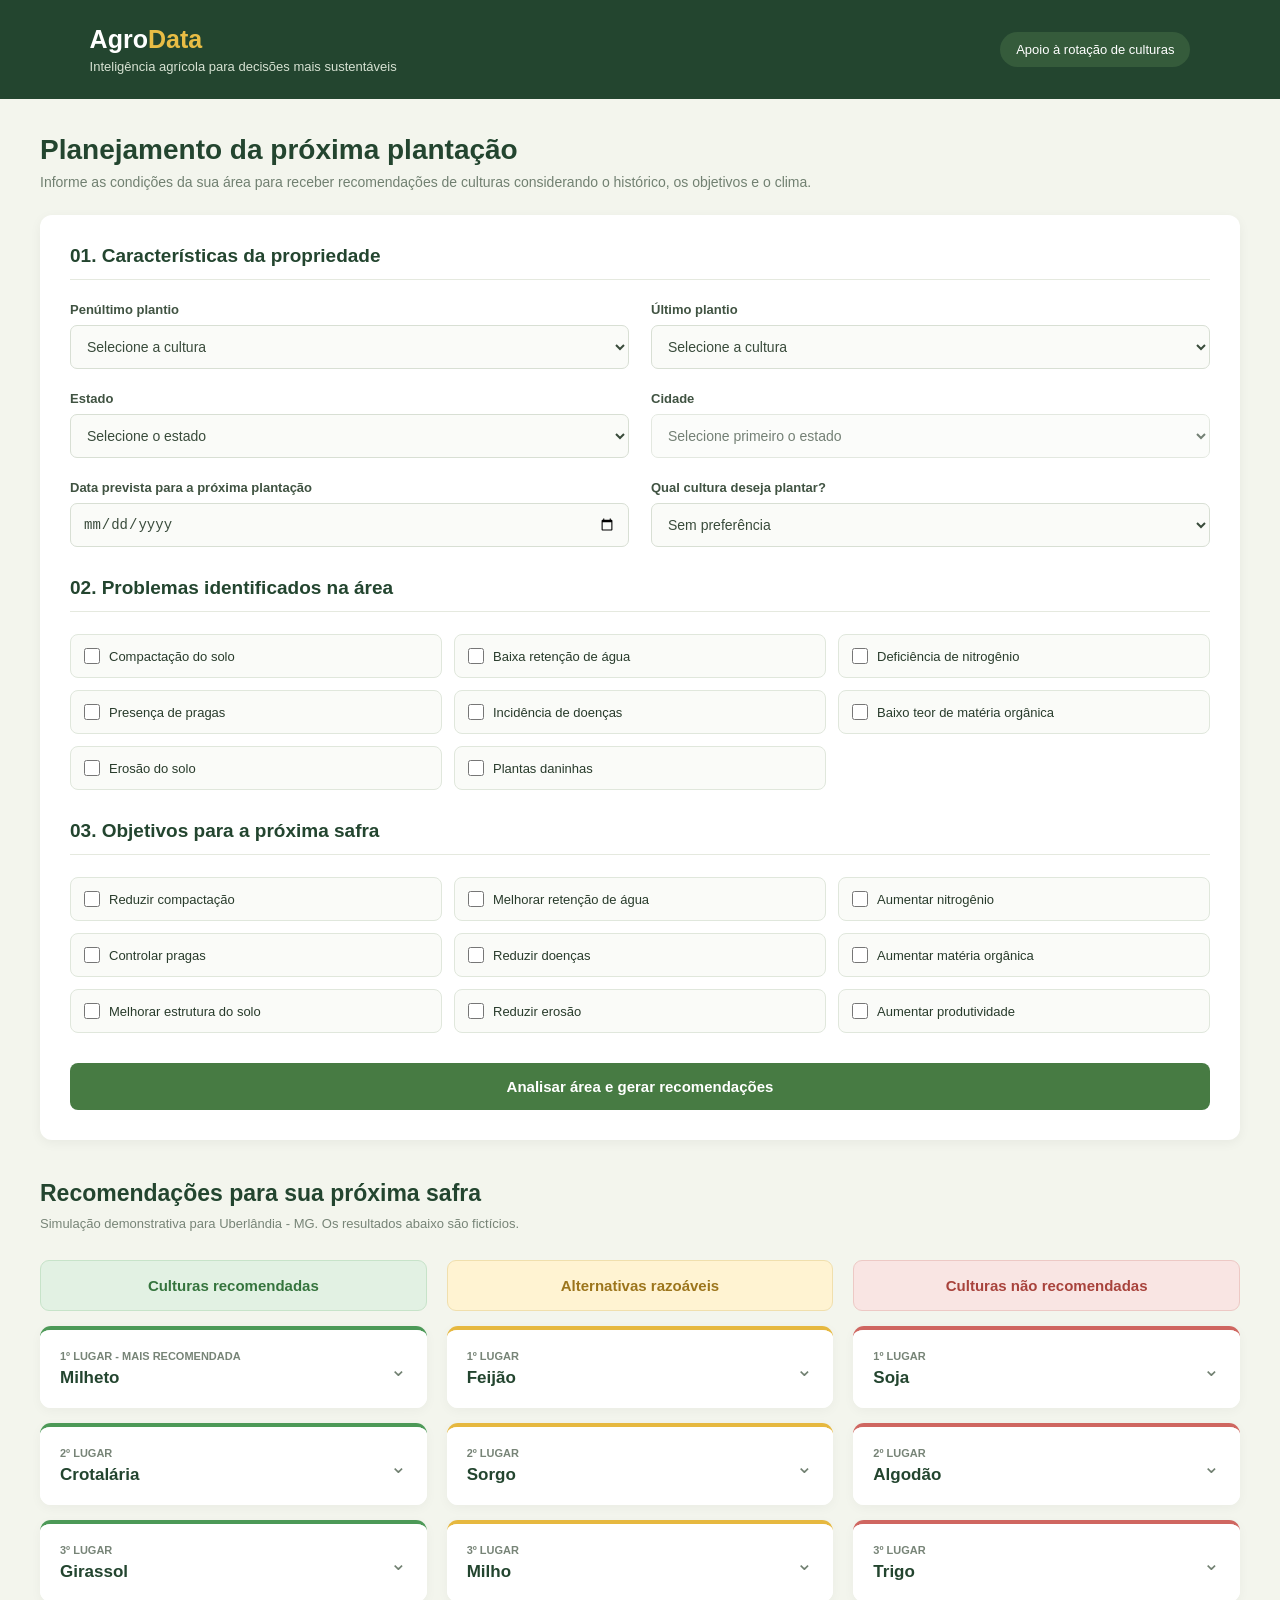
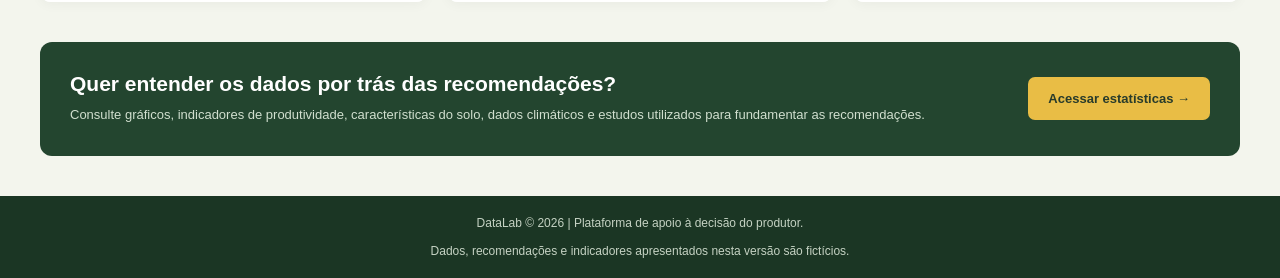
<file: page.html>
<!DOCTYPE html>
<html lang="pt-BR">

<head>
    <meta charset="UTF-8">
    <meta name="viewport" content="width=device-width, initial-scale=1.0">
    <title>AgroData | Rotação de Culturas</title>

    <style>
        * {
            margin: 0;
            padding: 0;
            box-sizing: border-box;
        }

        :root {
            --verde-escuro: #23452f;
            --verde: #477b43;
            --verde-claro: #e4efdf;
            --amarelo: #e9bd45;
            --terra: #a36c43;
            --fundo: #f3f5ed;
            --branco: #ffffff;
        }

        body {
            font-family: Arial, sans-serif;
            background-color: var(--fundo);
            color: #283b2b;
        }

        /* CABEÇALHO */

        header {
            background-color: var(--verde-escuro);
            color: white;
            padding: 25px 7%;
            display: flex;
            justify-content: space-between;
            align-items: center;
        }

        .logo {
            font-size: 25px;
            font-weight: bold;
        }

        .logo span {
            color: var(--amarelo);
        }

        header p {
            font-size: 13px;
            color: #d7e2d3;
            margin-top: 5px;
        }

        .header-tag {
            background-color: #355b3b;
            padding: 10px 16px;
            border-radius: 20px;
            font-size: 13px;
        }

        /* CONTEÚDO PRINCIPAL */

        main {
            max-width: 1250px;
            margin: 35px auto;
            padding: 0 25px;
        }

        .titulo-pagina {
            margin-bottom: 25px;
        }

        .titulo-pagina h1 {
            font-size: 28px;
            color: var(--verde-escuro);
            margin-bottom: 8px;
        }

        .titulo-pagina p {
            color: #718071;
            font-size: 14px;
        }

        /* FORMULÁRIO */

        .formulario {
            background-color: white;
            padding: 30px;
            border-radius: 12px;
            box-shadow: 0 3px 12px rgba(0,0,0,0.05);
            margin-bottom: 35px;
        }

        .secao-titulo {
            font-size: 19px;
            color: var(--verde-escuro);
            margin-bottom: 22px;
            padding-bottom: 12px;
            border-bottom: 1px solid #e5e9df;
        }

        .grade-formulario {
            display: grid;
            grid-template-columns: repeat(2, 1fr);
            gap: 22px;
        }

        .campo {
            display: flex;
            flex-direction: column;
            gap: 8px;
        }

        .campo label {
            font-weight: bold;
            font-size: 13px;
            color: #405342;
        }

        .campo select,
        .campo input {
            width: 100%;
            padding: 12px;
            border: 1px solid #d8dfd4;
            border-radius: 7px;
            background-color: #fafbf8;
            color: #394b3b;
            font-size: 14px;
            outline: none;
        }

        .campo select:focus,
        .campo input:focus {
            border-color: var(--verde);
        }

        .campo small {
            font-size: 11px;
            color: #849184;
        }

        .campo-completo {
            grid-column: span 2;
        }

        /* PROBLEMAS E OBJETIVOS */

        .problemas,
        .objetivos {
            margin-top: 30px;
        }

        .objetivos-grid {
            display: grid;
            grid-template-columns: repeat(3, 1fr);
            gap: 12px;
        }

        .objetivo {
            display: flex;
            align-items: center;
            gap: 9px;
            padding: 13px;
            border: 1px solid #e0e7dc;
            border-radius: 8px;
            background-color: #fafbf8;
            font-size: 13px;
            cursor: pointer;
            transition: 0.2s;
        }

        .objetivo:hover {
            background-color: var(--verde-claro);
        }

        .objetivo input {
            accent-color: var(--verde);
            width: 16px;
            height: 16px;
            cursor: pointer;
            flex-shrink: 0;
        }

        /* BOTÃO */

        .botao-analisar {
            margin-top: 30px;
            width: 100%;
            padding: 15px;
            border: none;
            border-radius: 8px;
            background-color: var(--verde);
            color: white;
            font-size: 15px;
            font-weight: bold;
            cursor: pointer;
            transition: 0.2s;
        }

        .botao-analisar:hover {
            background-color: var(--verde-escuro);
        }

        /* RESULTADOS */

        .resultados {
            margin-top: 40px;
        }

        .resultado-intro {
            margin-bottom: 25px;
        }

        .resultado-intro h2 {
            color: var(--verde-escuro);
            margin-bottom: 7px;
            font-size: 23px;
        }

        .resultado-intro p {
            font-size: 13px;
            color: #778477;
            line-height: 1.6;
        }

        /* CATEGORIAS DE RECOMENDAÇÃO */

        .grupos-recomendacao {
            display: grid;
            grid-template-columns: repeat(3, 1fr);
            gap: 20px;
            align-items: start;
        }

        .grupo-recomendacao {
            display: flex;
            flex-direction: column;
            gap: 15px;
        }

        .grupo-titulo {
            padding: 16px;
            border-radius: 9px;
            font-size: 15px;
            font-weight: bold;
            text-align: center;
        }

        .grupo-verde .grupo-titulo {
            background-color: #e2f1e3;
            color: #35743d;
            border: 1px solid #c7e3c9;
        }

        .grupo-amarelo .grupo-titulo {
            background-color: #fff3d2;
            color: #9c751c;
            border: 1px solid #f0dfad;
        }

        .grupo-vermelho .grupo-titulo {
            background-color: #f9e5e3;
            color: #a8433c;
            border: 1px solid #edc9c5;
        }

        /* CARDS */

        .card {
            border-radius: 11px;
            padding: 22px;
            background-color: white;
            box-shadow: 0 3px 12px rgba(0,0,0,0.04);
            border-top: 5px solid;
        }

        .card-verde {
            border-color: #4c9957;
        }

        .card-amarelo {
            border-color: #e6b83f;
        }

        .card-vermelho {
            border-color: #cf6660;
        }

        .card-topo {
            display: flex;
            justify-content: space-between;
            align-items: center;
            gap: 10px;
            margin-bottom: 15px;
        }

        .status {
            display: inline-block;
            padding: 6px 10px;
            border-radius: 20px;
            font-size: 10px;
            font-weight: bold;
        }

        .status-verde {
            background-color: #e2f1e3;
            color: #35743d;
        }

        .status-amarelo {
            background-color: #fff3d2;
            color: #9c751c;
        }

        .status-vermelho {
            background-color: #f9e5e3;
            color: #a8433c;
        }

        .numero-card {
            font-size: 12px;
            font-weight: bold;
            color: #778477;
            white-space: nowrap;
        }

        .card h3 {
            font-size: 20px;
            color: var(--verde-escuro);
            margin-bottom: 8px;
        }

        .card .descricao {
            color: #7b897b;
            font-size: 12px;
            margin-bottom: 18px;
            line-height: 1.5;
        }

        .card h4 {
            font-size: 13px;
            margin: 17px 0 10px;
            color: #405342;
        }

        .card ul {
            padding-left: 18px;
        }

        .card li {
            font-size: 12px;
            color: #667466;
            margin-bottom: 8px;
            line-height: 1.5;
        }

        .clima {
            background-color: #f2f5ee;
            border-radius: 8px;
            padding: 12px;
            margin-top: 15px;
        }

        .clima p {
            font-size: 12px;
            margin-bottom: 7px;
            color: #526451;
            line-height: 1.4;
        }

        .clima p:last-child {
            margin-bottom: 0;
        }

        .clima strong {
            color: var(--verde-escuro);
        }

        /* ESTATÍSTICAS */

        .estatisticas {
            margin: 40px 0;
            padding: 30px;
            background-color: var(--verde-escuro);
            color: white;
            border-radius: 12px;
            display: flex;
            justify-content: space-between;
            align-items: center;
            gap: 20px;
        }

        .estatisticas h2 {
            font-size: 21px;
            margin-bottom: 9px;
        }

        .estatisticas p {
            font-size: 13px;
            color: #d1dfcf;
            line-height: 1.6;
        }

        .botao-estatisticas {
            background-color: var(--amarelo);
            color: #283b2b;
            text-decoration: none;
            padding: 14px 20px;
            border-radius: 7px;
            font-size: 13px;
            font-weight: bold;
            white-space: nowrap;
            transition: 0.2s;
        }

        .botao-estatisticas:hover {
            background-color: #f4cf68;
        }

        /* RODAPÉ */

        footer {
            background-color: #1b3624;
            color: #c5d2c3;
            text-align: center;
            padding: 20px;
            font-size: 12px;
        }

        /* RESPONSIVIDADE */

        @media (max-width: 1000px) {
            .grupos-recomendacao {
                grid-template-columns: 1fr;
            }

            .objetivos-grid {
                grid-template-columns: repeat(2, 1fr);
            }
        }

        @media (max-width: 600px) {
            header {
                padding: 20px;
            }

            .header-tag {
                display: none;
            }

            main {
                padding: 0 15px;
            }

            .formulario {
                padding: 20px;
            }

            .grade-formulario {
                grid-template-columns: 1fr;
            }

            .campo-completo {
                grid-column: span 1;
            }

            .objetivos-grid {
                grid-template-columns: 1fr;
            }

            .estatisticas {
                flex-direction: column;
                align-items: flex-start;
            }

            .botao-estatisticas {
                width: 100%;
                text-align: center;
            }
        }

        /* CARDS EXPANSÍVEIS */

.card {
    padding: 0;
    overflow: hidden;
    border-top: 4px solid;
}

.card-verde {
    border-color: #4c9957;
}

.card-amarelo {
    border-color: #e6b83f;
}

.card-vermelho {
    border-color: #cf6660;
}

/* Cabeçalho sempre visível */

.card-resumo {
    width: 100%;
    padding: 20px;
    display: flex;
    justify-content: space-between;
    align-items: center;
    gap: 12px;
    background: white;
    border: none;
    cursor: pointer;
    text-align: left;
}

.card-resumo:hover {
    background-color: #f8faf6;
}

.card-resumo h3 {
    color: var(--verde-escuro);
    font-size: 17px;
    margin: 0;
}

.card-identificacao {
    display: flex;
    flex-direction: column;
    gap: 6px;
}

.card-posicao {
    font-size: 11px;
    color: #778477;
    font-weight: bold;
}

.card-seta {
    font-size: 20px;
    color: #718071;
    transition: transform 0.25s;
}

/* Conteúdo expansível */

.card-conteudo {
    display: none;
    padding: 0 20px 22px;
    animation: aparecer 0.25s ease;
}

.card.aberto .card-conteudo {
    display: block;
}

.card.aberto .card-seta {
    transform: rotate(180deg);
}

@keyframes aparecer {
    from {
        opacity: 0;
        transform: translateY(-5px);
    }

    to {
        opacity: 1;
        transform: translateY(0);
    }
}
    </style>
</head>

<body>

    <!-- CABEÇALHO -->

    <header>
        <div>
            <div class="logo">Agro<span>Data</span></div>
            <p>Inteligência agrícola para decisões mais sustentáveis</p>
        </div>

        <div class="header-tag">
            Apoio à rotação de culturas
        </div>
    </header>

    <main>

        <!-- INTRODUÇÃO -->

        <section class="titulo-pagina">
            <h1>Planejamento da próxima plantação</h1>

            <p>
                Informe as condições da sua área para receber recomendações
                de culturas considerando o histórico, os objetivos e o clima.
            </p>
        </section>

        <!-- FORMULÁRIO -->

        <section class="formulario">

            <h2 class="secao-titulo">
                01. Características da propriedade
            </h2>

            <div class="grade-formulario">

                <!-- PRIMEIRO PLANTIO -->

                <div class="campo">
                    <label for="plantio1">Penúltimo plantio</label>

                    <select id="plantio1">
                        <option value="">Selecione a cultura</option>
                        <option>Soja</option>
                        <option>Milho</option>
                        <option>Trigo</option>
                        <option>Algodão</option>
                        <option>Feijão</option>
                        <option>Sorgo</option>
                        <option>Girassol</option>
                        <option>Milheto</option>
                        <option>Pastagem</option>
                    </select>
                </div>

                <!-- SEGUNDO PLANTIO -->

                <div class="campo">
                    <label for="plantio2">Último plantio</label>

                    <select id="plantio2">
                        <option value="">Selecione a cultura</option>
                        <option>Soja</option>
                        <option>Milho</option>
                        <option>Trigo</option>
                        <option>Algodão</option>
                        <option>Feijão</option>
                        <option>Sorgo</option>
                        <option>Girassol</option>
                        <option>Milheto</option>
                        <option>Pastagem</option>
                    </select>
                </div>

                <!-- ESTADO -->

                <div class="campo">
                    <label for="estado">Estado</label>

                    <select id="estado">
                        <option value="">Selecione o estado</option>
                        <option value="MG">Minas Gerais</option>
                        <option value="GO">Goiás</option>
                        <option value="SP">São Paulo</option>
                        <option value="MT">Mato Grosso</option>
                        <option value="MS">Mato Grosso do Sul</option>
                    </select>
                </div>

                <!-- CIDADE -->

                <div class="campo">
                    <label for="cidade">Cidade</label>

                    <select id="cidade" disabled>
                        <option value="">Selecione primeiro o estado</option>
                    </select>
                </div>

                <!-- DATA -->

                <div class="campo">
                    <label for="dataPlantio">
                        Data prevista para a próxima plantação
                    </label>

                    <input type="date" id="dataPlantio">
                </div>

                <!-- CULTURA DESEJADA -->

                <div class="campo">
                    <label for="culturaDesejada">
                        Qual cultura deseja plantar?
                    </label>

                    <select id="culturaDesejada">
                        <option value="">Sem preferência</option>
                        <option>Soja</option>
                        <option>Milho</option>
                        <option>Trigo</option>
                        <option>Algodão</option>
                        <option>Feijão</option>
                        <option>Sorgo</option>
                        <option>Girassol</option>
                        <option>Milheto</option>
                        <option>Outra / Indiferente</option>
                    </select>
                </div>

            </div>

            <!-- PROBLEMAS NA ÁREA -->

            <div class="problemas">

                <h2 class="secao-titulo">
                    02. Problemas identificados na área
                </h2>

                <div class="objetivos-grid">

                    <label class="objetivo">
                        <input type="checkbox" name="problemas"
                            value="Compactação do solo">
                        Compactação do solo
                    </label>

                    <label class="objetivo">
                        <input type="checkbox" name="problemas"
                            value="Baixa retenção de água">
                        Baixa retenção de água
                    </label>

                    <label class="objetivo">
                        <input type="checkbox" name="problemas"
                            value="Deficiência de nitrogênio">
                        Deficiência de nitrogênio
                    </label>

                    <label class="objetivo">
                        <input type="checkbox" name="problemas"
                            value="Presença de pragas">
                        Presença de pragas
                    </label>

                    <label class="objetivo">
                        <input type="checkbox" name="problemas"
                            value="Incidência de doenças">
                        Incidência de doenças
                    </label>

                    <label class="objetivo">
                        <input type="checkbox" name="problemas"
                            value="Baixo teor de matéria orgânica">
                        Baixo teor de matéria orgânica
                    </label>

                    <label class="objetivo">
                        <input type="checkbox" name="problemas"
                            value="Erosão do solo">
                        Erosão do solo
                    </label>

                    <label class="objetivo">
                        <input type="checkbox" name="problemas"
                            value="Plantas daninhas">
                        Plantas daninhas
                    </label>

                </div>
            </div>

            <!-- OBJETIVOS -->

            <div class="objetivos">

                <h2 class="secao-titulo">
                    03. Objetivos para a próxima safra
                </h2>

                <div class="objetivos-grid">

                    <label class="objetivo">
                        <input type="checkbox" name="objetivos"
                            value="Reduzir compactação">
                        Reduzir compactação
                    </label>

                    <label class="objetivo">
                        <input type="checkbox" name="objetivos"
                            value="Reter água">
                        Melhorar retenção de água
                    </label>

                    <label class="objetivo">
                        <input type="checkbox" name="objetivos"
                            value="Aumentar nitrogênio">
                        Aumentar nitrogênio
                    </label>

                    <label class="objetivo">
                        <input type="checkbox" name="objetivos"
                            value="Controlar pragas">
                        Controlar pragas
                    </label>

                    <label class="objetivo">
                        <input type="checkbox" name="objetivos"
                            value="Controlar doenças">
                        Reduzir doenças
                    </label>

                    <label class="objetivo">
                        <input type="checkbox" name="objetivos"
                            value="Aumentar matéria orgânica">
                        Aumentar matéria orgânica
                    </label>

                    <label class="objetivo">
                        <input type="checkbox" name="objetivos"
                            value="Melhorar estrutura do solo">
                        Melhorar estrutura do solo
                    </label>

                    <label class="objetivo">
                        <input type="checkbox" name="objetivos"
                            value="Reduzir erosão">
                        Reduzir erosão
                    </label>

                    <label class="objetivo">
                        <input type="checkbox" name="objetivos"
                            value="Aumentar produtividade">
                        Aumentar produtividade
                    </label>

                </div>
            </div>

            <button class="botao-analisar" onclick="analisarArea()">
                Analisar área e gerar recomendações
            </button>

        </section>

        <!-- RESULTADOS -->

        <section class="resultados" id="resultados">

            <div class="resultado-intro">

                <h2>Recomendações para sua próxima safra</h2>

                <p id="resumo">
                    Simulação demonstrativa para Uberlândia - MG.
                    Os resultados abaixo são fictícios.
                </p>

            </div>

            <!-- TRÊS GRUPOS DE RECOMENDAÇÃO -->

            <div class="grupos-recomendacao">

                <!-- GRUPO 1: RECOMENDADAS -->

                <!-- GRUPO 1: RECOMENDADAS -->
<section class="grupo-recomendacao grupo-verde">

    <h3 class="grupo-titulo">Culturas recomendadas</h3>

    <!-- 1. MILHETO -->
    <article class="card card-verde">

        <button class="card-resumo" type="button"
                aria-expanded="false" onclick="expandirCard(this)">
            <div class="card-identificacao">
                <span class="card-posicao">1º LUGAR - MAIS RECOMENDADA</span>
                <h3>Milheto</h3>
            </div>
            <span class="card-seta">⌄</span>
        </button>

        <div class="card-conteudo">
            <p class="descricao">
                Alternativa para cobertura e recuperação do solo.
            </p>

            <h4>Por que recomendamos?</h4>
            <ul>
                <li>Contribui para a formação de palhada e proteção do solo.</li>
                <li>Possui sistema radicular que auxilia na melhoria da estrutura física.</li>
                <li>Ajuda a reduzir perdas de água por evaporação.</li>
                <li>Contribui para a ciclagem de nutrientes.</li>
            </ul>

            <h4>Características meteorológicas</h4>
            <div class="clima">
                <p>Temperatura ideal: <strong>25°C a 35°C</strong></p>
                <p>Chuva: <strong>400 a 600 mm no ciclo</strong></p>
                <p>Época: <strong>Verão / transição</strong></p>
                <p>Adaptação: <strong>Boa tolerância à seca</strong></p>
            </div>
        </div>
    </article>

    <!-- 2. CROTALÁRIA -->
    <article class="card card-verde">

        <button class="card-resumo" type="button"
                aria-expanded="false" onclick="expandirCard(this)">
            <div class="card-identificacao">
                <span class="card-posicao">2º LUGAR</span>
                <h3>Crotalária</h3>
            </div>
            <span class="card-seta">⌄</span>
        </button>

        <div class="card-conteudo">
            <p class="descricao">
                Leguminosa utilizada na cobertura e melhoria do sistema produtivo.
            </p>

            <h4>Por que recomendamos?</h4>
            <ul>
                <li>Auxilia na fixação biológica de nitrogênio.</li>
                <li>Contribui para a produção de biomassa.</li>
                <li>Pode auxiliar no manejo de determinados nematoides, conforme a espécie.</li>
                <li>Favorece a diversificação da rotação de culturas.</li>
            </ul>

            <h4>Características meteorológicas</h4>
            <div class="clima">
                <p>Temperatura ideal: <strong>20°C a 30°C</strong></p>
                <p>Chuva: <strong>400 a 700 mm no ciclo</strong></p>
                <p>Época: <strong>Primavera / verão</strong></p>
                <p>Adaptação: <strong>Boa adaptação ao calor</strong></p>
            </div>
        </div>
    </article>

    <!-- 3. GIRASSOL -->
    <article class="card card-verde">

        <button class="card-resumo" type="button"
                aria-expanded="false" onclick="expandirCard(this)">
            <div class="card-identificacao">
                <span class="card-posicao">3º LUGAR</span>
                <h3>Girassol</h3>
            </div>
            <span class="card-seta">⌄</span>
        </button>

        <div class="card-conteudo">
            <p class="descricao">
                Opção de diversificação e aproveitamento do sistema produtivo.
            </p>

            <h4>Por que recomendamos?</h4>
            <ul>
                <li>Apresenta sistema radicular profundo.</li>
                <li>Contribui para a diversificação de culturas.</li>
                <li>Pode aproveitar nutrientes em camadas mais profundas.</li>
                <li>Possibilita uma alternativa de produção e renda.</li>
            </ul>

            <h4>Características meteorológicas</h4>
            <div class="clima">
                <p>Temperatura ideal: <strong>20°C a 30°C</strong></p>
                <p>Chuva: <strong>400 a 600 mm no ciclo</strong></p>
                <p>Época: <strong>Conforme calendário regional</strong></p>
                <p>Adaptação: <strong>Tolerância moderada à seca</strong></p>
            </div>
        </div>
    </article>

</section>


<!-- GRUPO 2: ALTERNATIVAS RAZOÁVEIS -->
<section class="grupo-recomendacao grupo-amarelo">

    <h3 class="grupo-titulo">Alternativas razoáveis</h3>

    <!-- 1. FEIJÃO -->
    <article class="card card-amarelo">

        <button class="card-resumo" type="button"
                aria-expanded="false" onclick="expandirCard(this)">
            <div class="card-identificacao">
                <span class="card-posicao">1º LUGAR</span>
                <h3>Feijão</h3>
            </div>
            <span class="card-seta">⌄</span>
        </button>

        <div class="card-conteudo">
            <p class="descricao">
                Possibilidade de cultivo com atenção ao manejo.
            </p>

            <h4>Por que considerar?</h4>
            <ul>
                <li>Pode diversificar o sistema produtivo.</li>
                <li>Possui ciclo relativamente curto e pode deixar o solo mais descompactado.</li>
                <li>Permite diversificação de renda na propriedade.</li>
                <li>Exige atenção ao histórico de doenças e pragas.</li>
            </ul>

            <h4>Características meteorológicas</h4>
            <div class="clima">
                <p>Temperatura ideal: <strong>18°C a 30°C</strong></p>
                <p>Chuva: <strong>300 a 450 mm no ciclo</strong></p>
                <p>Época: <strong>Conforme calendário regional</strong></p>
                <p>Adaptação: <strong>Exige manejo hídrico</strong></p>
            </div>
        </div>
    </article>

    <!-- 2. SORGO -->
    <article class="card card-amarelo">

        <button class="card-resumo" type="button"
                aria-expanded="false" onclick="expandirCard(this)">
            <div class="card-identificacao">
                <span class="card-posicao">2º LUGAR</span>
                <h3>Sorgo</h3>
            </div>
            <span class="card-seta">⌄</span>
        </button>

        <div class="card-conteudo">
            <p class="descricao">
                Alternativa com potencial de adaptação a condições de menor disponibilidade hídrica.
            </p>

            <h4>Por que considerar?</h4>
            <ul>
                <li>Apresenta boa tolerância relativa à seca.</li>
                <li>Pode ser utilizado para produção de grãos ou forragem, deixando o solo mais descompactado.</li>
                <li>Contribui para a diversificação do sistema.</li>
                <li>É necessário avaliar o histórico fitossanitário da área.</li>
            </ul>

            <h4>Características meteorológicas</h4>
            <div class="clima">
                <p>Temperatura ideal: <strong>25°C a 32°C</strong></p>
                <p>Chuva: <strong>400 a 600 mm no ciclo</strong></p>
                <p>Época: <strong>Verão / safrinha</strong></p>
                <p>Adaptação: <strong>Boa tolerância à seca</strong></p>
            </div>
        </div>
    </article>

    <!-- 3. MILHO -->
    <article class="card card-amarelo">

        <button class="card-resumo" type="button"
                aria-expanded="false" onclick="expandirCard(this)">
            <div class="card-identificacao">
                <span class="card-posicao">3º LUGAR</span>
                <h3>Milho</h3>
            </div>
            <span class="card-seta">⌄</span>
        </button>

        <div class="card-conteudo">
            <p class="descricao">
                Alternativa produtiva que depende do histórico e das condições da área.
            </p>

            <h4>Por que considerar?</h4>
            <ul>
                <li>Possui ampla utilização comercial.</li>
                <li>Permite diversificação em relação a outras culturas.</li>
                <li>Pode contribuir para a produção de palhada.</li>
                <li>Exige atenção à disponibilidade de água e nutrientes.</li>
            </ul>

            <h4>Características meteorológicas</h4>
            <div class="clima">
                <p>Temperatura ideal: <strong>20°C a 30°C</strong></p>
                <p>Chuva: <strong>500 a 800 mm no ciclo</strong></p>
                <p>Época: <strong>Conforme zoneamento</strong></p>
                <p>Adaptação: <strong>Exige boa disponibilidade hídrica</strong></p>
            </div>
        </div>
    </article>

</section>


<!-- GRUPO 3: NÃO RECOMENDADAS -->
<section class="grupo-recomendacao grupo-vermelho">

    <h3 class="grupo-titulo">Culturas não recomendadas</h3>

    <!-- 1. SOJA -->
    <article class="card card-vermelho">

        <button class="card-resumo" type="button"
                aria-expanded="false" onclick="expandirCard(this)">
            <div class="card-identificacao">
                <span class="card-posicao">1º LUGAR</span>
                <h3>Soja</h3>
            </div>
            <span class="card-seta">⌄</span>
        </button>

        <div class="card-conteudo">
            <p class="descricao">
                Menor adequação ao cenário hipotético analisado.
            </p>

            <h4>Por que evitar?</h4>
            <ul>
                <li>O cultivo sucessivo pode favorecer a manutenção de doenças específicas.</li>
                <li>Há necessidade de avaliar o histórico de pragas da área.</li>
                <li>Pode não atender ao objetivo de diversificação da rotação.</li>
                <li>Requer análise da fertilidade e do histórico fitossanitário.</li>
            </ul>

            <h4>Características meteorológicas</h4>
            <div class="clima">
                <p>Temperatura ideal: <strong>20°C a 30°C</strong></p>
                <p>Chuva: <strong>450 a 800 mm no ciclo</strong></p>
                <p>Época: <strong>Conforme zoneamento</strong></p>
                <p>Adaptação: <strong>Depende da cultivar</strong></p>
            </div>
        </div>
    </article>

    <!-- 2. ALGODÃO -->
    <article class="card card-vermelho">

        <button class="card-resumo" type="button"
                aria-expanded="false" onclick="expandirCard(this)">
            <div class="card-identificacao">
                <span class="card-posicao">2º LUGAR</span>
                <h3>Algodão</h3>
            </div>
            <span class="card-seta">⌄</span>
        </button>

        <div class="card-conteudo">
            <p class="descricao">
                Cultura que pode exigir condições específicas de manejo e investimento.
            </p>

            <h4>Por que evitar?</h4>
            <ul>
                <li>Possui manejo fitossanitário complexo.</li>
                <li>Exige monitoramento frequente de pragas.</li>
                <li>Pode demandar maior investimento operacional.</li>
                <li>É necessário avaliar as condições locais de cultivo.</li>
            </ul>

            <h4>Características meteorológicas</h4>
            <div class="clima">
                <p>Temperatura ideal: <strong>20°C a 30°C</strong></p>
                <p>Chuva: <strong>500 a 1.000 mm no ciclo</strong></p>
                <p>Época: <strong>Conforme zoneamento</strong></p>
                <p>Adaptação: <strong>Sensível ao excesso de umidade</strong></p>
            </div>
        </div>
    </article>

    <!-- 3. TRIGO -->
    <article class="card card-vermelho">

        <button class="card-resumo" type="button"
                aria-expanded="false" onclick="expandirCard(this)">
            <div class="card-identificacao">
                <span class="card-posicao">3º LUGAR</span>
                <h3>Trigo</h3>
            </div>
            <span class="card-seta">⌄</span>
        </button>

        <div class="card-conteudo">
            <p class="descricao">
                Alternativa que pode apresentar limitações conforme as condições climáticas regionais.
            </p>

            <h4>Por que evitar?</h4>
            <ul>
                <li>Depende de condições climáticas adequadas durante o ciclo.</li>
                <li>Pode apresentar maior risco em regiões muito quentes.</li>
                <li>Exige avaliação do calendário agrícola regional.</li>
                <li>Necessita de análise da viabilidade econômica local.</li>
            </ul>

            <h4>Características meteorológicas</h4>
            <div class="clima">
                <p>Temperatura ideal: <strong>15°C a 25°C</strong></p>
                <p>Chuva: <strong>450 a 600 mm no ciclo</strong></p>
                <p>Época: <strong>Outono / inverno</strong></p>
                <p>Adaptação: <strong>Depende da região e cultivar</strong></p>
            </div>
        </div>
    </article>

    </section>

            </div>
        <!-- ESTATÍSTICAS -->

        <section class="estatisticas">

            <div>
                <h2>Quer entender os dados por trás das recomendações?</h2>

                <p>
                    Consulte gráficos, indicadores de produtividade,
                    características do solo, dados climáticos e estudos
                    utilizados para fundamentar as recomendações.
                </p>
            </div>

            <a href="estatisticas.html" class="botao-estatisticas">
                Acessar estatísticas →
            </a>

        </section>

    </main>

    <!-- RODAPÉ -->

    <footer>
        DataLab © 2026 | Plataforma de apoio à decisão do produtor.

        <br><br>

        Dados, recomendações e indicadores apresentados nesta versão são fictícios.
    </footer>

    <!-- JAVASCRIPT -->

    <script>

        // CIDADES DISPONÍVEIS POR ESTADO

        const cidades = {

            MG: ["Uberlândia", "Uberaba", "Araguari", "Patos de Minas"],

            GO: ["Goiânia", "Rio Verde", "Jataí"],

            SP: ["Ribeirão Preto", "Campinas", "São Paulo"],

            MT: ["Cuiabá", "Rondonópolis", "Sorriso"],

            MS: ["Campo Grande", "Dourados", "Três Lagoas"]

        };


        // FILTRAGEM DE CIDADES

        const estado = document.getElementById("estado");
        const cidade = document.getElementById("cidade");

        estado.addEventListener("change", function() {

            const estadoSelecionado = this.value;

            cidade.innerHTML = "";

            if (!estadoSelecionado) {

                cidade.disabled = true;

                cidade.innerHTML =
                    '<option value="">Selecione primeiro o estado</option>';

                return;

            }

            cidade.disabled = false;

            cidade.innerHTML =
                '<option value="">Selecione a cidade</option>';

            cidades[estadoSelecionado].forEach(function(nomeCidade) {

                const opcao = document.createElement("option");

                opcao.value = nomeCidade;
                opcao.textContent = nomeCidade;

                cidade.appendChild(opcao);

            });

        });


        // FUNÇÃO PARA CAPTURAR CHECKBOXES MARCADOS

        function valoresMarcados(nome) {

            return Array.from(
                document.querySelectorAll(
                    `input[name="${nome}"]:checked`
                )
            ).map(item => item.value);

        }


        // SIMULAÇÃO DA ANÁLISE

        function analisarArea() {

            const plantio1 =
                document.getElementById("plantio1").value;

            const plantio2 =
                document.getElementById("plantio2").value;

            const cidadeSelecionada = cidade.value;

            const estadoSelecionado = estado.value;

            const data =
                document.getElementById("dataPlantio").value;

            const cultura =
                document.getElementById("culturaDesejada").value;

            // Captura independente dos problemas e objetivos

            const problemas = valoresMarcados("problemas");

            const objetivos = valoresMarcados("objetivos");


            // VALIDAÇÃO

            if (!plantio1 || !plantio2 || !cidadeSelecionada || !data) {

                alert(
                    "Preencha os dois últimos plantios, a localização e a data prevista."
                );

                return;

            }


            // FORMATAÇÃO DA DATA

            const dataFormatada =
                data.split("-").reverse().join("/");


            // ATUALIZAÇÃO DO RESUMO

            const resumo = document.getElementById("resumo");

            resumo.innerHTML = `

                Área analisada:
                <strong>${cidadeSelecionada} - ${estadoSelecionado}</strong>

                | Histórico:
                <strong>${plantio1} → ${plantio2}</strong>

                | Próximo plantio:
                <strong>${dataFormatada}</strong>

                | Cultura desejada:
                <strong>${cultura || "Sem preferência"}</strong>

                <br><br>

                Problemas identificados:
                ${problemas.join(", ") || "Nenhum informado"}

                <br>

                Objetivos:
                ${objetivos.join(", ") || "Nenhum informado"}

                <br><br>

                <em>
                    As recomendações exibidas são demonstrativas e ainda não
                    são calculadas automaticamente com base nos dados informados.
                </em>

            `;


            // ROLAGEM ATÉ OS RESULTADOS

            document.getElementById("resultados").scrollIntoView({

                behavior: "smooth"

            });

            // EXPANSÃO DOS CARDS

        }

        // EXPANSÃO DOS CARDS
    function expandirCard(botao) {

    // Localiza o card ao qual o botão clicado pertence
        const card = botao.closest(".card");

    // Verifica se o card já está aberto
        const estaAberto = card.classList.contains("aberto");

    // Adiciona ou remove a classe "aberto"
        card.classList.toggle("aberto");

    // Atualiza o atributo de acessibilidade do botão
        botao.setAttribute("aria-expanded", String(!estaAberto));
    }

    </script>

</body>
</html>
</file>
